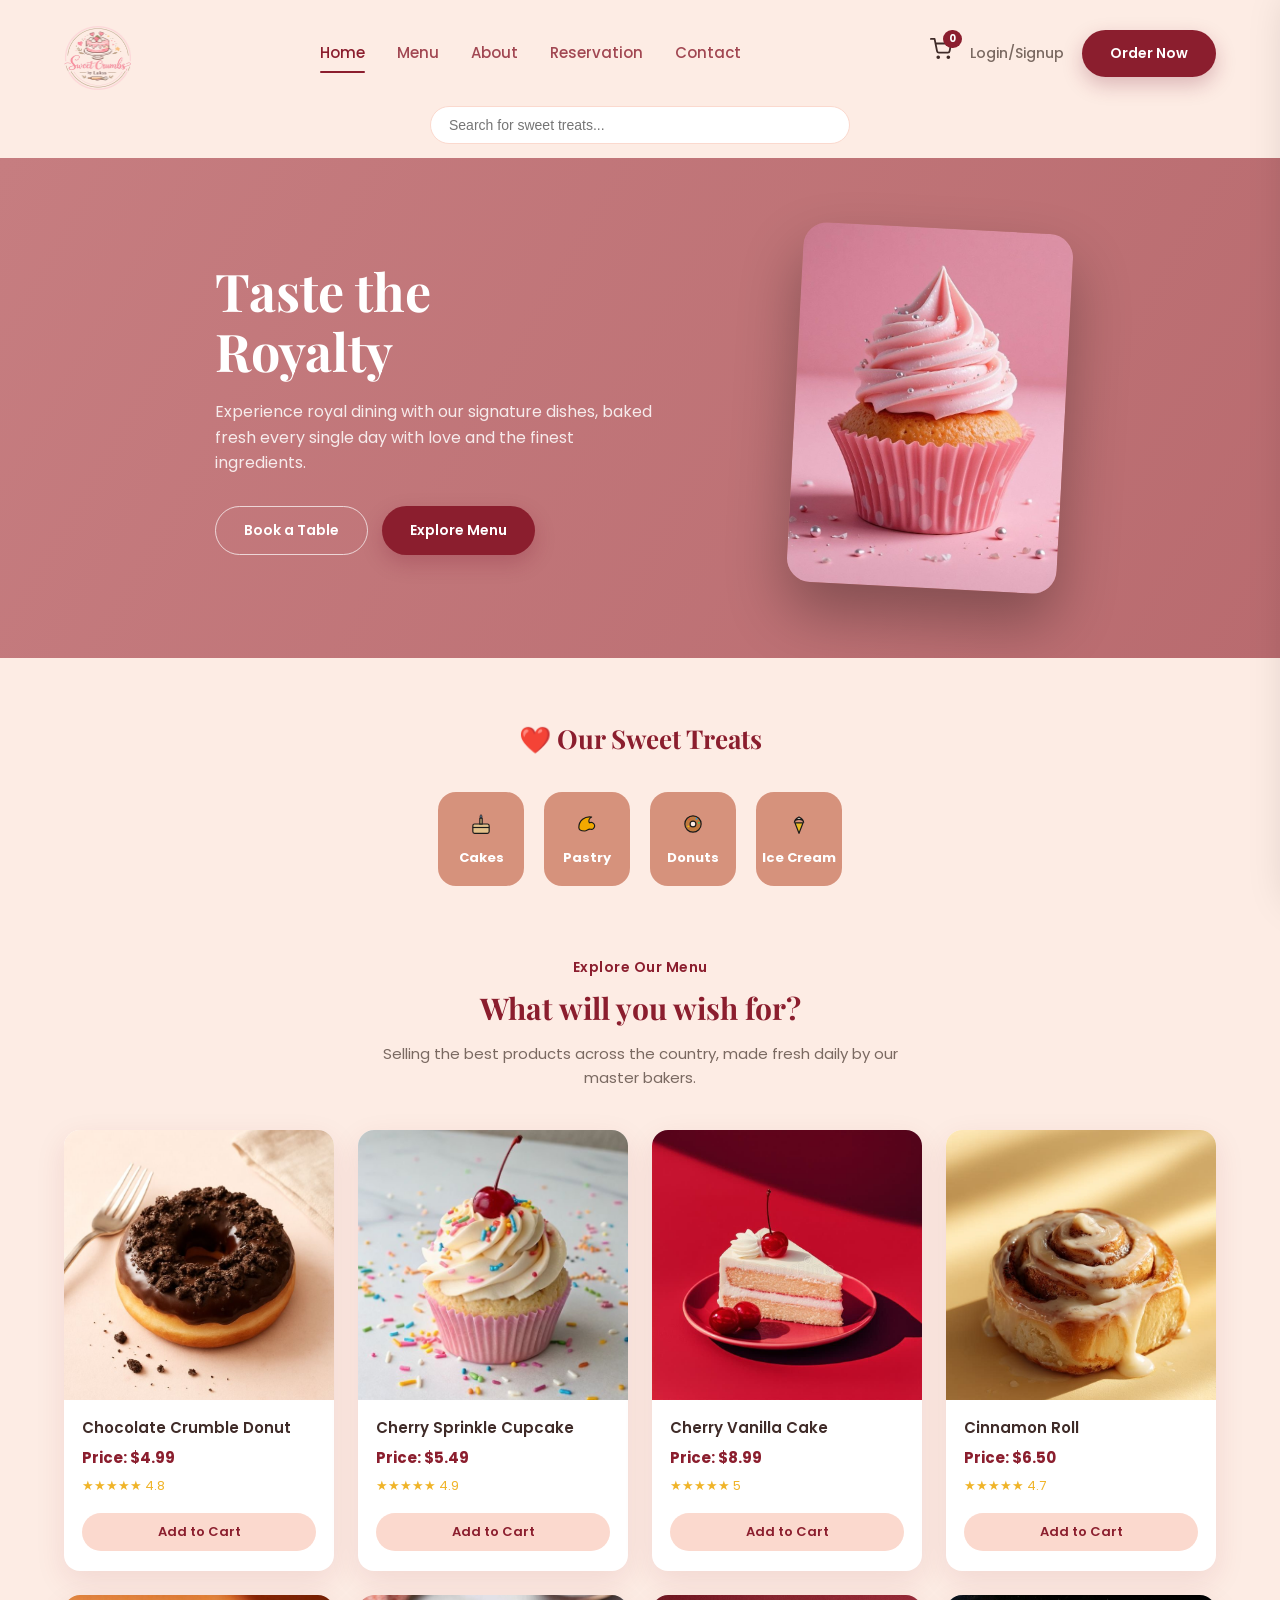
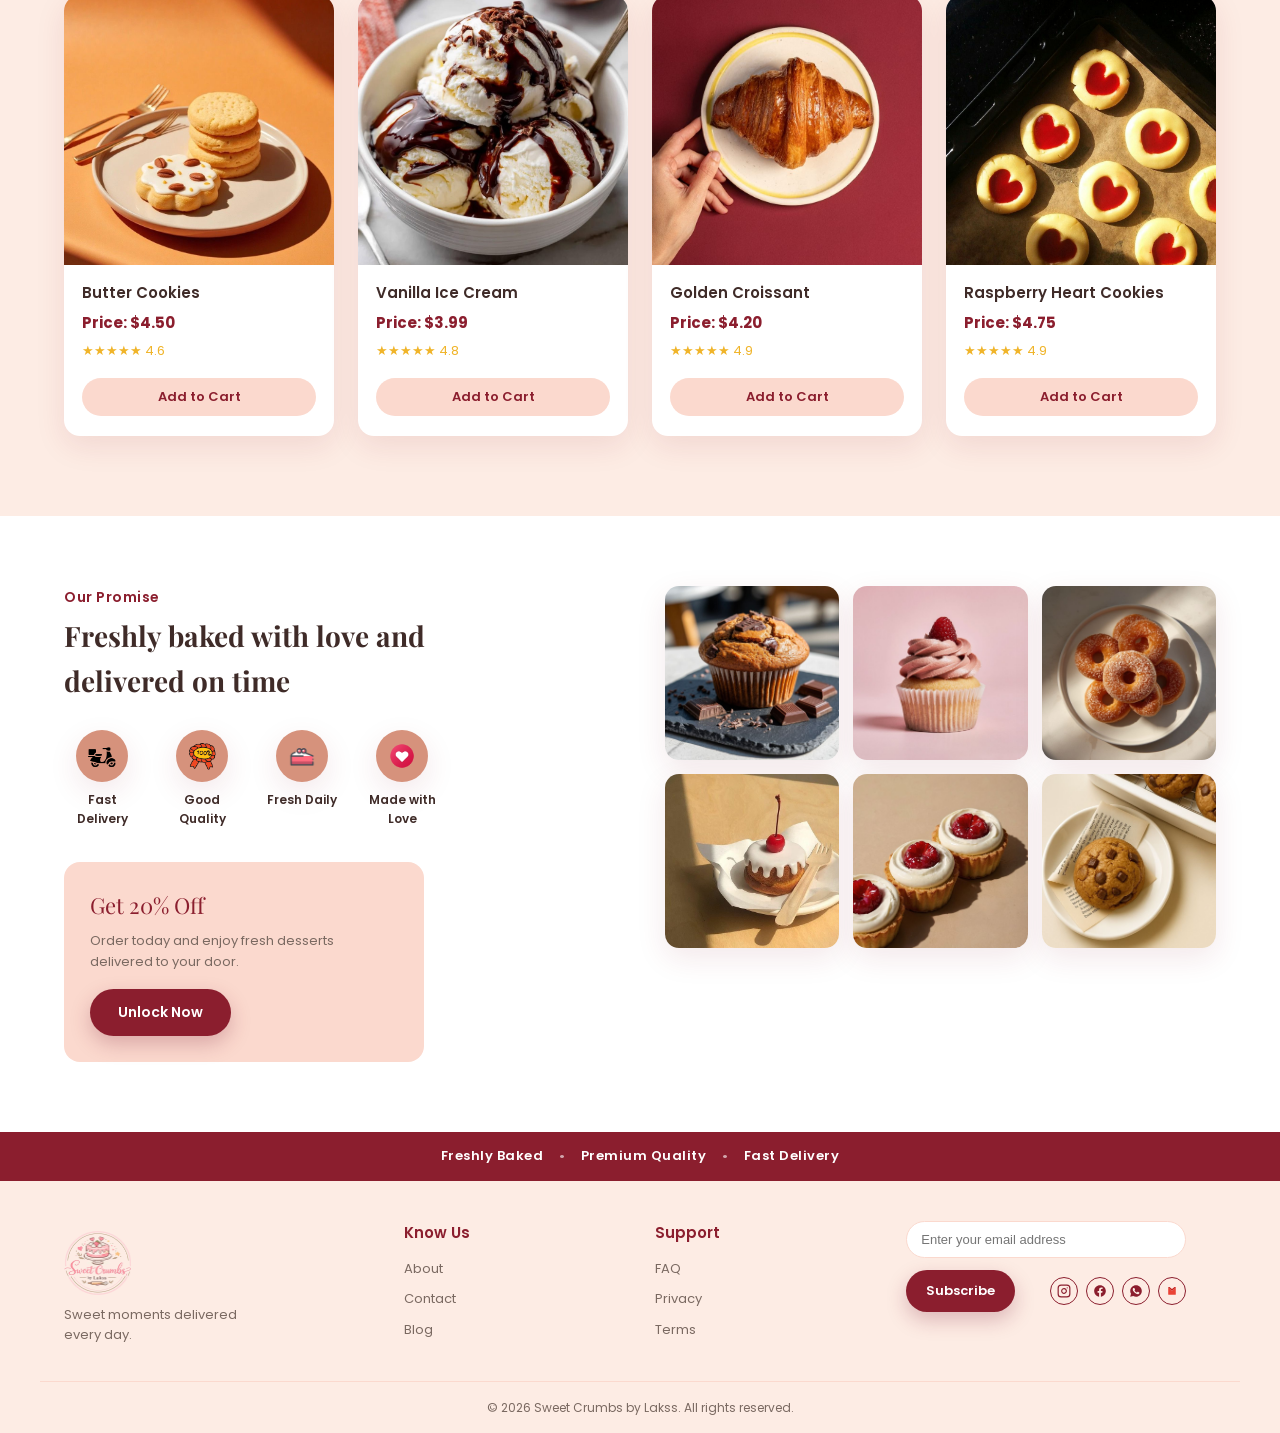
<file: index.html>
<!DOCTYPE html>
<html lang="en">
<head>
<meta charset="UTF-8">
<meta name="viewport" content="width=device-width, initial-scale=1.0">
<title>Sweet Crumbs by Lakss | Bakery</title>
<link rel="preconnect" href="https://fonts.googleapis.com">
<link href="https://fonts.googleapis.com/css2?family=Playfair+Display:wght@600;700;800&family=Poppins:wght@300;400;500;600;700&display=swap" rel="stylesheet">
<link rel="stylesheet" href="style.css?v=3">
</head>
<body>

<!-- ===== HEADER ===== -->
<header class="site-header">
  <div class="container header-inner">
    <a href="#home" class="logo">
      <img src="assets/logo-sweetcrumbs.png" alt="Sweet Crumbs by Lakss" class="logo-icon">
    </a>

    <nav class="main-nav" id="mainNav">
      <a href="#home" class="active">Home</a>
      <a href="#menu">Menu</a>
      <a href="#about">About</a>
      <a href="#promise">Reservation</a>
      <a href="#footer">Contact</a>
    </nav>

    <div class="header-actions">
      <a href="cart.html" class="icon-btn" id="cartBtn" aria-label="Cart">
        <svg width="22" height="22" viewBox="0 0 24 24" fill="none" stroke="#3f2b28" stroke-width="2" stroke-linecap="round" stroke-linejoin="round"><circle cx="9" cy="21" r="1"></circle><circle cx="20" cy="21" r="1"></circle><path d="M1 1h4l2.68 13.39a2 2 0 0 0 2 1.61h9.72a2 2 0 0 0 2-1.61L23 6H6"></path></svg>
        <span class="cart-count" id="cartCount">0</span>
      </a>
      <a href="login.html" class="login-link">Login/Signup</a>
      <button class="btn btn-primary">Order Now</button>
      <button class="hamburger" id="hamburger" aria-label="Menu">☰</button>
    </div>
  </div>
  <div class="search-bar">
    <div class="container">
      <input type="text" placeholder="Search for sweet treats...">
    </div>
  </div>
</header>

<!-- ===== HERO ===== -->
<section class="hero" id="home">
  <div class="container hero-inner">
    <div class="hero-copy">
      <h1>Taste the<br>Royalty</h1>
      <p>Experience royal dining with our signature dishes, baked fresh every single day with love and the finest ingredients.</p>
      <div class="hero-btns">
        <button class="btn btn-outline-light">Book a Table</button>
        <button class="btn btn-primary" onclick="document.getElementById('menu').scrollIntoView({behavior:'smooth'})">Explore Menu</button>
      </div>
    </div>
    <div class="hero-img">
      <img src="assets/hero-cupcake.jpg" alt="Signature pink cupcake">
    </div>
  </div>
</section>

<!-- ===== CATEGORIES ===== -->
<section class="categories">
  <div class="container">
    <h2 class="section-title">❤️ Our Sweet Treats</h2>
    <div class="category-grid" id="categoryGrid">
      <button class="category-card" data-filter="all">
        <svg class="cat-icon" viewBox="0 0 48 48" width="28" height="28"><rect x="10" y="24" width="28" height="16" rx="3" fill="#e3c08a" stroke="#1a1a1a" stroke-width="2"/><path d="M10 30 h28" stroke="#1a1a1a" stroke-width="2"/><rect x="22" y="14" width="4" height="10" fill="#e3c08a" stroke="#1a1a1a" stroke-width="2"/><path d="M24 8 c2 2 2 4 0 6 c-2-2-2-4 0-6" fill="#5b9bd5" stroke="#1a1a1a" stroke-width="1.5"/></svg>
        <span>Cakes</span>
      </button>
      <button class="category-card" data-filter="pastry">
        <svg class="cat-icon" viewBox="0 0 48 48" width="28" height="28"><path d="M10 30 C10 18 20 10 32 12 C28 14 26 18 28 22 C32 20 36 22 37 26 C38 30 34 34 30 33 C26 32 24 36 20 36 C14 36 10 34 10 30 Z" fill="#f2a900" stroke="#1a1a1a" stroke-width="2" stroke-linejoin="round"/></svg>
        <span>Pastry</span>
      </button>
      <button class="category-card" data-filter="donuts">
        <svg class="cat-icon" viewBox="0 0 48 48" width="28" height="28"><circle cx="24" cy="24" r="14" fill="#c17a3f" stroke="#1a1a1a" stroke-width="2"/><circle cx="24" cy="24" r="5" fill="#fdece4" stroke="#1a1a1a" stroke-width="2"/><circle cx="18" cy="16" r="1.6" fill="#e74c3c"/><circle cx="30" cy="15" r="1.6" fill="#3498db"/><circle cx="34" cy="22" r="1.6" fill="#2ecc71"/><circle cx="16" cy="28" r="1.6" fill="#f1c40f"/></svg>
        <span>Donuts</span>
      </button>
      <button class="category-card" data-filter="icecream">
        <svg class="cat-icon" viewBox="0 0 48 48" width="28" height="28"><path d="M16 22 C16 14 32 14 32 22 C32 16 24 12 24 12 C24 12 16 16 16 22 Z" fill="#fff8ec" stroke="#1a1a1a" stroke-width="2"/><path d="M17 22 L24 40 L31 22 Z" fill="#e8b923" stroke="#1a1a1a" stroke-width="2" stroke-linejoin="round"/></svg>
        <span>Ice Cream</span>
      </button>
    </div>
  </div>
</section>

<!-- ===== MENU ===== -->
<section class="menu" id="menu">
  <div class="container menu-inner">
    <div class="menu-heading">
      <span class="eyebrow">Explore Our Menu</span>
      <h2>What will you wish for?</h2>
      <p>Selling the best products across the country, made fresh daily by our master bakers.</p>
    </div>

    <div class="product-grid" id="productGrid"></div>
  </div>
</section>

<!-- ===== OUR PROMISE ===== -->
<section class="promise" id="promise">
  <div class="container promise-inner">
    <div class="promise-copy">
      <span class="eyebrow">Our Promise</span>
      <h2>Freshly baked with love and delivered on time</h2>

      <div class="promise-features">
        <div class="feature">
          <span class="feature-icon"><img src="assets/icon-delivery.png" alt="Fast Delivery"></span>
          <span>Fast Delivery</span>
        </div>
        <div class="feature">
          <span class="feature-icon"><img src="assets/icon-quality.png" alt="Good Quality"></span>
          <span>Good Quality</span>
        </div>
        <div class="feature">
          <span class="feature-icon"><img src="assets/icon-cake.png" alt="Fresh Daily"></span>
          <span>Fresh Daily</span>
        </div>
        <div class="feature">
          <span class="feature-icon"><img src="assets/icon-love.png" alt="Made with Love"></span>
          <span>Made with Love</span>
        </div>
      </div>

      <div class="discount-box">
        <p class="discount-label">Get 20% Off</p>
        <p class="discount-text">Order today and enjoy fresh desserts delivered to your door.</p>
        <button class="btn btn-primary">Unlock Now</button>
      </div>
    </div>

    <div class="promise-gallery">
      <img src="assets/promise-muffin.jpg" alt="Chocolate chunk muffin">
      <img src="assets/promise-cupcake-raspberry.jpg" alt="Raspberry cupcake">
      <img src="assets/promise-donuts-plate.jpg" alt="Sugar dusted donuts">
      <img src="assets/promise-cherry-tart.jpg" alt="Iced cherry bun">
      <img src="assets/promise-raspberry-tartlets.jpg" alt="Raspberry tartlets">
      <img src="assets/promise-choc-chip-cookie.jpg" alt="Chocolate chip cookie">
    </div>
  </div>
</section>

<!-- ===== FOOTER ===== -->
<footer class="site-footer" id="footer">
  <div class="footer-top">
    <div class="container footer-top-inner">
      <span>Freshly Baked</span>
      <span class="dot">•</span>
      <span>Premium Quality</span>
      <span class="dot">•</span>
      <span>Fast Delivery</span>
    </div>
  </div>

  <div class="container footer-inner">
    <div class="footer-brand">
      <a href="#home" class="logo">
        <img src="assets/logo-sweetcrumbs.png" alt="Sweet Crumbs by Lakss" class="logo-icon">
      </a>
      <p>Sweet moments delivered every day.</p>
    </div>

    <div class="footer-col">
      <h4>Know Us</h4>
      <a href="#about">About</a>
      <a href="#contact">Contact</a>
      <a href="#blog">Blog</a>
    </div>

    <div class="footer-col">
      <h4>Support</h4>
      <a href="#faq">FAQ</a>
      <a href="#privacy">Privacy</a>
      <a href="#terms">Terms</a>
    </div>

    <div class="footer-newsletter">
      <input type="email" class="newsletter-input" placeholder="Enter your email address">
      <div class="subscribe-row">
        <button class="btn btn-primary">Subscribe</button>
        <div class="socials">
          <a href="#" aria-label="Instagram">
            <svg width="16" height="16" viewBox="0 0 24 24" fill="none" stroke="currentColor" stroke-width="2" stroke-linecap="round" stroke-linejoin="round"><rect x="2" y="2" width="20" height="20" rx="5" ry="5"></rect><path d="M16 11.37A4 4 0 1 1 12.63 8 4 4 0 0 1 16 11.37z"></path><line x1="17.5" y1="6.5" x2="17.51" y2="6.5"></line></svg>
          </a>
          <a href="#" aria-label="Facebook">
            <svg width="16" height="16" viewBox="0 0 24 24" fill="currentColor"><path d="M22 12.06C22 6.5 17.52 2 12 2S2 6.5 2 12.06c0 5 3.66 9.15 8.44 9.94v-7.03H7.9v-2.91h2.54V9.85c0-2.51 1.49-3.9 3.77-3.9 1.09 0 2.24.2 2.24.2v2.46h-1.26c-1.24 0-1.63.77-1.63 1.56v1.89h2.78l-.44 2.91h-2.34V22c4.78-.79 8.44-4.94 8.44-9.94z"/></svg>
          </a>
          <a href="#" aria-label="WhatsApp">
            <svg width="16" height="16" viewBox="0 0 24 24" fill="currentColor"><path d="M12.04 2C6.58 2 2.13 6.45 2.13 11.91c0 1.75.46 3.45 1.32 4.95L2.05 22l5.25-1.38a9.9 9.9 0 0 0 4.74 1.2h.01c5.46 0 9.91-4.45 9.91-9.91C21.96 6.45 17.5 2 12.04 2zm5.8 14.06c-.24.68-1.4 1.3-1.93 1.35-.5.05-1.02.24-3.42-.72-2.9-1.16-4.74-4.12-4.88-4.31-.14-.19-1.17-1.56-1.17-2.97 0-1.41.74-2.1 1-2.39.26-.28.57-.35.76-.35h.55c.18 0 .42-.03.65.5.24.56.82 1.94.89 2.08.07.14.12.3.02.49-.09.19-.14.3-.28.46-.14.16-.29.36-.42.48-.14.14-.28.29-.12.57.16.28.72 1.19 1.55 1.92 1.06.95 1.96 1.24 2.24 1.38.28.14.44.12.6-.07.16-.19.68-.79.86-1.06.18-.28.36-.23.6-.14.24.09 1.53.72 1.79.85.26.14.44.2.5.31.06.12.06.66-.18 1.34z"/></svg>
          </a>
          <a href="#" aria-label="Gmail">
            <svg width="16" height="16" viewBox="0 0 24 24"><path fill="#EA4335" d="M5.5 6.5l6.5 5 6.5-5v10.9a1.1 1.1 0 0 1-1.1 1.1H6.6a1.1 1.1 0 0 1-1.1-1.1z"/><path fill="#C5221F" d="M18.5 6.5L12 11.5l-6.5-5v-.4c0-.6.5-1.1 1.1-1.1h1.13L12 8.4l4.27-3.4H17.4c.6 0 1.1.5 1.1 1.1z"/></svg>
          </a>
        </div>
      </div>
    </div>
  </div>

  <div class="container footer-bottom">
    <p>© 2026 Sweet Crumbs by Lakss. All rights reserved.</p>
  </div>
</footer>

<!-- ===== CART DRAWER ===== -->
<div class="cart-drawer" id="cartDrawer">
  <div class="cart-header">
    <h3>Your Cart</h3>
    <button id="closeCart">✕</button>
  </div>
  <div class="cart-items" id="cartItems">
    <p class="empty-cart">Your cart is empty.</p>
  </div>
  <div class="cart-footer">
    <div class="cart-total">
      <span>Total</span>
      <span id="cartTotal">$0.00</span>
    </div>
    <button class="btn btn-primary checkout-btn">Checkout</button>
  </div>
</div>
<div class="overlay" id="overlay"></div>

<script src="products.js?v=3"></script>
<script src="script.js?v=3"></script>
</body>
</html>
</file>
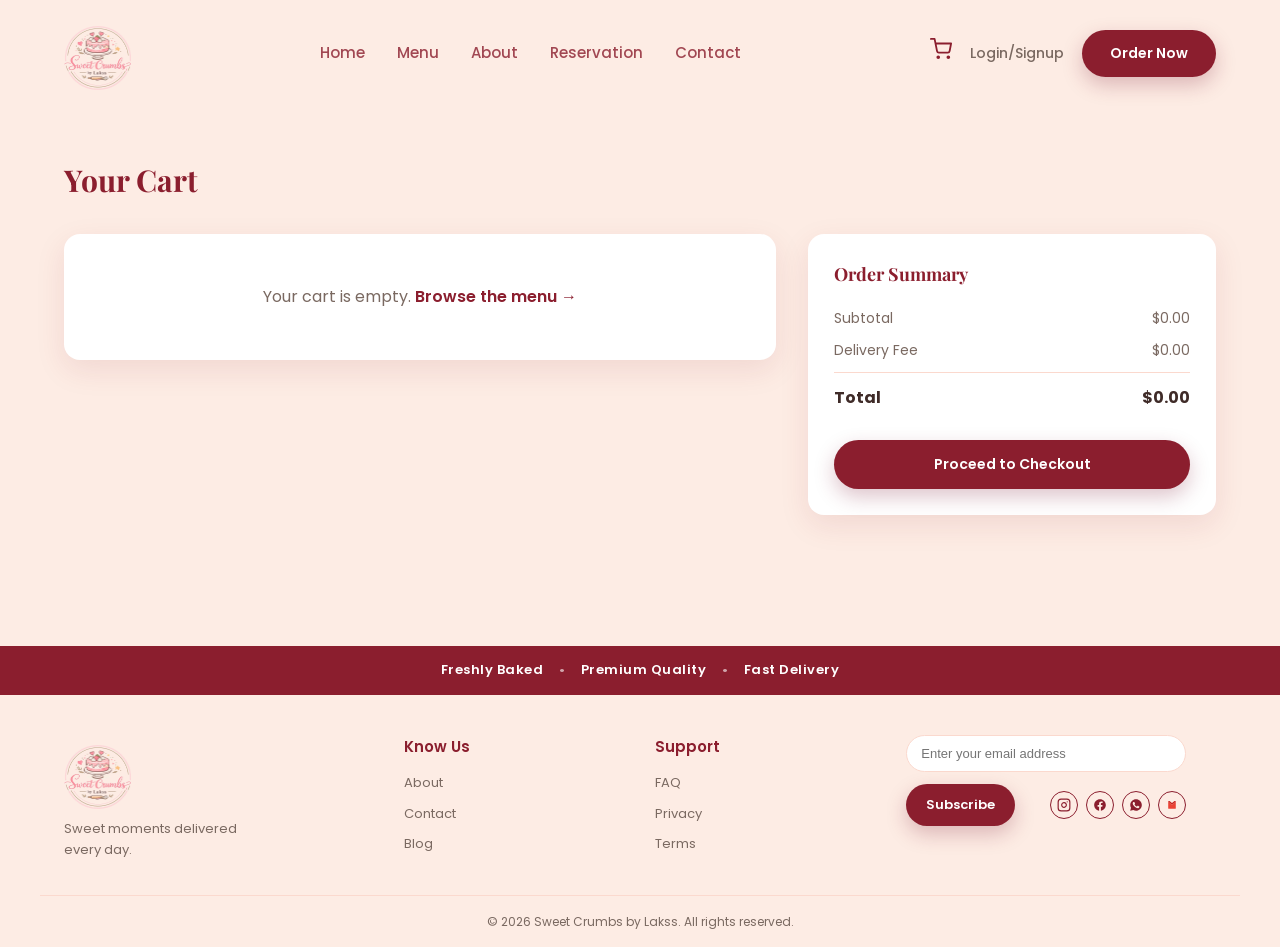
<file: cart.html>
<!DOCTYPE html>
<html lang="en">
<head>
<meta charset="UTF-8">
<meta name="viewport" content="width=device-width, initial-scale=1.0">
<title>Your Cart | Sweet Crumbs by Lakss</title>
<link rel="preconnect" href="https://fonts.googleapis.com">
<link href="https://fonts.googleapis.com/css2?family=Playfair+Display:wght@600;700;800&family=Poppins:wght@300;400;500;600;700&display=swap" rel="stylesheet">
<link rel="stylesheet" href="style.css?v=3">
<style>
  .cart-page { padding: 50px 0 80px; background: var(--cream); min-height: 60vh; }
  .cart-page-title { font-size: 30px; color: var(--maroon); margin-bottom: 30px; }
  .cart-layout { display: flex; gap: 32px; align-items: flex-start; flex-wrap: wrap; }
  .cart-list { flex: 2; min-width: 320px; display: flex; flex-direction: column; gap: 16px; }
  .cart-line {
    background: #fff;
    border-radius: 16px;
    box-shadow: var(--shadow);
    padding: 16px;
    display: flex;
    align-items: center;
    gap: 16px;
  }
  .cart-line img { width: 84px; height: 84px; border-radius: 12px; object-fit: cover; flex-shrink: 0; }
  .cart-line-info { flex: 1; }
  .cart-line-name { font-weight: 600; font-size: 15px; margin-bottom: 4px; }
  .cart-line-price { color: var(--maroon); font-weight: 700; font-size: 14px; }
  .cart-line-qty { display: flex; align-items: center; gap: 10px; }
  .cart-line-qty button {
    width: 28px; height: 28px; border-radius: 50%;
    background: var(--peach-light); color: var(--maroon); font-weight: 700;
  }
  .cart-line-remove { color: #c14; font-size: 12px; margin-left: 12px; }
  .empty-state {
    background: #fff; border-radius: 16px; box-shadow: var(--shadow);
    padding: 50px 24px; text-align: center; color: var(--text-muted);
  }
  .empty-state a { color: var(--maroon); font-weight: 600; }

  .order-summary {
    flex: 1; min-width: 300px;
    background: #fff; border-radius: 16px; box-shadow: var(--shadow);
    padding: 26px;
  }
  .order-summary h3 { color: var(--maroon); font-size: 18px; margin-bottom: 18px; }
  .summary-row { display: flex; justify-content: space-between; font-size: 14px; margin-bottom: 10px; color: var(--text-muted); }
  .summary-row.total { color: var(--text-dark); font-weight: 700; font-size: 16px; border-top: 1px solid var(--peach-light); padding-top: 12px; margin-top: 6px; }
  .checkout-form { margin-top: 22px; }
  .checkout-form .form-group { margin-bottom: 14px; }
  .checkout-form label { display: block; font-size: 12.5px; font-weight: 600; margin-bottom: 5px; }
  .checkout-form input, .checkout-form textarea {
    width: 100%; padding: 10px 14px; border-radius: 10px;
    border: 1px solid var(--peach-light); background: var(--cream);
    font-size: 13px; font-family: inherit; outline: none;
  }
  .place-order-btn { width: 100%; margin-top: 8px; padding: 14px 0; }
  .order-success {
    display: none; text-align: center; color: var(--maroon); font-weight: 600;
    font-size: 13px; margin-top: 14px;
  }
</style>
</head>
<body>

<header class="site-header">
  <div class="container header-inner">
    <a href="index.html" class="logo">
      <img src="assets/logo-sweetcrumbs.png" alt="Sweet Crumbs by Lakss" class="logo-icon">
    </a>
    <nav class="main-nav" id="mainNav">
      <a href="index.html">Home</a>
      <a href="index.html#menu">Menu</a>
      <a href="index.html#about">About</a>
      <a href="index.html#promise">Reservation</a>
      <a href="index.html#footer">Contact</a>
    </nav>
    <div class="header-actions">
      <a href="cart.html" class="icon-btn" id="cartBtn" aria-label="Cart" style="color:var(--maroon);">
        <svg width="22" height="22" viewBox="0 0 24 24" fill="none" stroke="#8b1e2e" stroke-width="2" stroke-linecap="round" stroke-linejoin="round"><circle cx="9" cy="21" r="1"></circle><circle cx="20" cy="21" r="1"></circle><path d="M1 1h4l2.68 13.39a2 2 0 0 0 2 1.61h9.72a2 2 0 0 0 2-1.61L23 6H6"></path></svg>
      </a>
      <a href="login.html" class="login-link">Login/Signup</a>
      <button class="btn btn-primary" onclick="location.href='index.html#menu'">Order Now</button>
      <button class="hamburger" id="hamburger" aria-label="Menu">☰</button>
    </div>
  </div>
</header>

<section class="cart-page">
  <div class="container">
    <h1 class="cart-page-title">Your Cart</h1>
    <div class="cart-layout">
      <div class="cart-list" id="cartList"></div>

      <div class="order-summary">
        <h3>Order Summary</h3>
        <div class="summary-row"><span>Subtotal</span><span id="sumSubtotal">$0.00</span></div>
        <div class="summary-row"><span>Delivery Fee</span><span id="sumDelivery">$0.00</span></div>
        <div class="summary-row total"><span>Total</span><span id="sumTotal">$0.00</span></div>

        <form class="checkout-form" id="checkoutForm">
          <button type="submit" class="btn btn-primary place-order-btn" id="placeOrderBtn">Proceed to Checkout</button>
        </form>
      </div>
    </div>
  </div>
</section>

<footer class="site-footer" id="footer">
  <div class="footer-top">
    <div class="container footer-top-inner">
      <span>Freshly Baked</span>
      <span class="dot">•</span>
      <span>Premium Quality</span>
      <span class="dot">•</span>
      <span>Fast Delivery</span>
    </div>
  </div>
  <div class="container footer-inner">
    <div class="footer-brand">
      <a href="index.html" class="logo">
        <img src="assets/logo-sweetcrumbs.png" alt="Sweet Crumbs by Lakss" class="logo-icon">
      </a>
      <p>Sweet moments delivered every day.</p>
    </div>
    <div class="footer-col">
      <h4>Know Us</h4>
      <a href="index.html#about">About</a>
      <a href="index.html#footer">Contact</a>
      <a href="#blog">Blog</a>
    </div>
    <div class="footer-col">
      <h4>Support</h4>
      <a href="#faq">FAQ</a>
      <a href="#privacy">Privacy</a>
      <a href="#terms">Terms</a>
    </div>
    <div class="footer-newsletter">
      <input type="email" class="newsletter-input" placeholder="Enter your email address">
      <div class="subscribe-row">
        <button class="btn btn-primary">Subscribe</button>
        <div class="socials">
          <a href="#" aria-label="Instagram"><svg width="16" height="16" viewBox="0 0 24 24" fill="none" stroke="currentColor" stroke-width="2" stroke-linecap="round" stroke-linejoin="round"><rect x="2" y="2" width="20" height="20" rx="5" ry="5"></rect><path d="M16 11.37A4 4 0 1 1 12.63 8 4 4 0 0 1 16 11.37z"></path><line x1="17.5" y1="6.5" x2="17.51" y2="6.5"></line></svg></a>
          <a href="#" aria-label="Facebook"><svg width="16" height="16" viewBox="0 0 24 24" fill="currentColor"><path d="M22 12.06C22 6.5 17.52 2 12 2S2 6.5 2 12.06c0 5 3.66 9.15 8.44 9.94v-7.03H7.9v-2.91h2.54V9.85c0-2.51 1.49-3.9 3.77-3.9 1.09 0 2.24.2 2.24.2v2.46h-1.26c-1.24 0-1.63.77-1.63 1.56v1.89h2.78l-.44 2.91h-2.34V22c4.78-.79 8.44-4.94 8.44-9.94z"/></svg></a>
          <a href="#" aria-label="WhatsApp"><svg width="16" height="16" viewBox="0 0 24 24" fill="currentColor"><path d="M12.04 2C6.58 2 2.13 6.45 2.13 11.91c0 1.75.46 3.45 1.32 4.95L2.05 22l5.25-1.38a9.9 9.9 0 0 0 4.74 1.2h.01c5.46 0 9.91-4.45 9.91-9.91C21.96 6.45 17.5 2 12.04 2zm5.8 14.06c-.24.68-1.4 1.3-1.93 1.35-.5.05-1.02.24-3.42-.72-2.9-1.16-4.74-4.12-4.88-4.31-.14-.19-1.17-1.56-1.17-2.97 0-1.41.74-2.1 1-2.39.26-.28.57-.35.76-.35h.55c.18 0 .42-.03.65.5.24.56.82 1.94.89 2.08.07.14.12.3.02.49-.09.19-.14.3-.28.46-.14.16-.29.36-.42.48-.14.14-.28.29-.12.57.16.28.72 1.19 1.55 1.92 1.06.95 1.96 1.24 2.24 1.38.28.14.44.12.6-.07.16-.19.68-.79.86-1.06.18-.28.36-.23.6-.14.24.09 1.53.72 1.79.85.26.14.44.2.5.31.06.12.06.66-.18 1.34z"/></svg></a>
          <a href="#" aria-label="Gmail"><svg width="16" height="16" viewBox="0 0 24 24"><path fill="#EA4335" d="M5.5 6.5l6.5 5 6.5-5v10.9a1.1 1.1 0 0 1-1.1 1.1H6.6a1.1 1.1 0 0 1-1.1-1.1z"/><path fill="#C5221F" d="M18.5 6.5L12 11.5l-6.5-5v-.4c0-.6.5-1.1 1.1-1.1h1.13L12 8.4l4.27-3.4H17.4c.6 0 1.1.5 1.1 1.1z"/></svg></a>
        </div>
      </div>
    </div>
  </div>
  <div class="container footer-bottom">
    <p>© 2026 Sweet Crumbs by Lakss. All rights reserved.</p>
  </div>
</footer>

<script src="products.js?v=3"></script>
<script>
  let cart = cartFromQuery();
  const DELIVERY_FEE = cart.length ? 2.5 : 0;

  function syncUrl() {
    const url = new URL(window.location);
    url.search = cartToQuery(cart).replace('?', '');
    window.history.replaceState({}, '', url);
    document.getElementById('cartBtn').href = 'cart.html' + cartToQuery(cart);
  }

  function renderCartPage() {
    const listEl = document.getElementById('cartList');

    if (cart.length === 0) {
      listEl.innerHTML = '<div class="empty-state">Your cart is empty. <a href="index.html#menu">Browse the menu →</a></div>';
    } else {
      listEl.innerHTML = cart.map(item => `
        <div class="cart-line">
          <img src="${item.img}" alt="${item.name}">
          <div class="cart-line-info">
            <div class="cart-line-name">${item.name}</div>
            <div class="cart-line-price">$${(item.price * item.qty).toFixed(2)}</div>
          </div>
          <div class="cart-line-qty">
            <button data-action="dec" data-id="${item.id}">−</button>
            <span>${item.qty}</span>
            <button data-action="inc" data-id="${item.id}">+</button>
          </div>
          <span class="cart-line-remove" data-id="${item.id}">Remove</span>
        </div>
      `).join('');

      listEl.querySelectorAll('button[data-action]').forEach(btn => {
        const id = Number(btn.dataset.id);
        const delta = btn.dataset.action === 'inc' ? 1 : -1;
        btn.addEventListener('click', () => changeQty(id, delta));
      });
      listEl.querySelectorAll('.cart-line-remove').forEach(el => {
        el.addEventListener('click', () => {
          cart = cart.filter(i => i.id !== Number(el.dataset.id));
          update();
        });
      });
    }

    const subtotal = cart.reduce((s, i) => s + i.price * i.qty, 0);
    const delivery = cart.length ? 2.5 : 0;
    document.getElementById('sumSubtotal').textContent = `$${subtotal.toFixed(2)}`;
    document.getElementById('sumDelivery').textContent = `$${delivery.toFixed(2)}`;
    document.getElementById('sumTotal').textContent = `$${(subtotal + delivery).toFixed(2)}`;
    document.getElementById('placeOrderBtn').disabled = cart.length === 0;
  }

  function changeQty(id, delta) {
    const item = cart.find(i => i.id === id);
    if (!item) return;
    item.qty += delta;
    if (item.qty <= 0) cart = cart.filter(i => i.id !== id);
    update();
  }

  function update() {
    renderCartPage();
    syncUrl();
  }

  document.getElementById('checkoutForm').addEventListener('submit', (e) => {
    e.preventDefault();
    if (!cart.length) return;
    window.location.href = 'checkout.html' + cartToQuery(cart);
  });

  update();

  const hamburger = document.getElementById('hamburger');
  const mainNav = document.getElementById('mainNav');
  hamburger.addEventListener('click', () => mainNav.classList.toggle('open'));
</script>
</body>
</html>
</file>
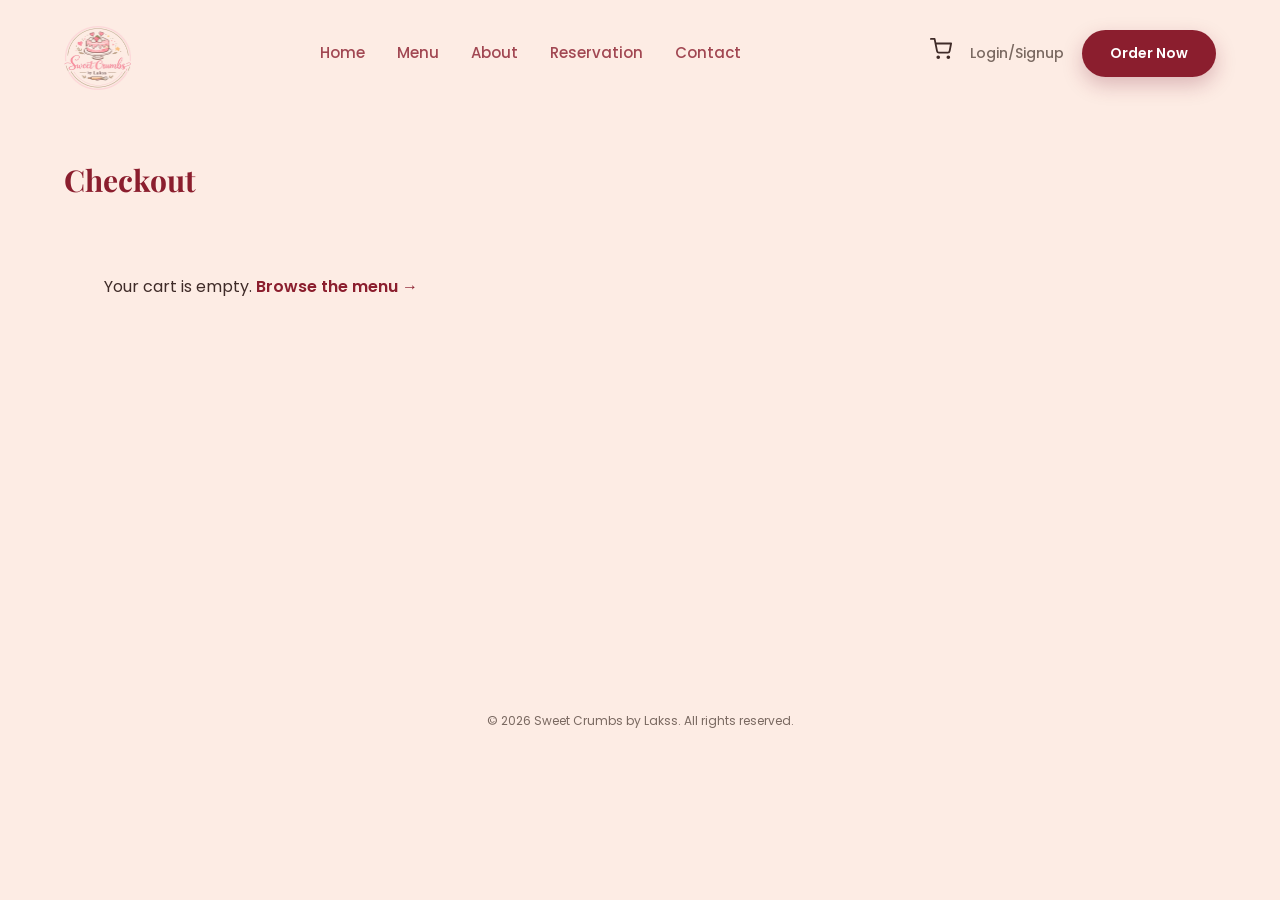
<file: checkout.html>
<!DOCTYPE html>
<html lang="en">
<head>
<meta charset="UTF-8">
<meta name="viewport" content="width=device-width, initial-scale=1.0">
<title>Checkout | Sweet Crumbs by Lakss</title>
<link rel="preconnect" href="https://fonts.googleapis.com">
<link href="https://fonts.googleapis.com/css2?family=Playfair+Display:wght@600;700;800&family=Poppins:wght@300;400;500;600;700&display=swap" rel="stylesheet">
<link rel="stylesheet" href="style.css?v=3">
<style>
  .checkout-page { padding: 50px 0 60px; background: var(--cream); min-height: 65vh; }
  .checkout-page-title { font-size: 30px; color: var(--maroon); margin-bottom: 30px; }
  .checkout-layout { display: flex; gap: 32px; align-items: flex-start; flex-wrap: wrap; }
  .checkout-form-col { flex: 2; min-width: 320px; }
  .checkout-block {
    background: #fff; border-radius: 16px; box-shadow: var(--shadow);
    padding: 24px; margin-bottom: 20px;
  }
  .checkout-block h3 { color: var(--maroon); font-size: 16px; margin-bottom: 16px; }
  .form-group { margin-bottom: 14px; }
  .form-group label { display: block; font-size: 12.5px; font-weight: 600; margin-bottom: 5px; }
  .form-row-2 { display: flex; gap: 12px; }
  .form-row-2 .form-group { flex: 1; }
  .checkout-form-col input, .checkout-form-col textarea {
    width: 100%; padding: 11px 14px; border-radius: 10px;
    border: 1px solid var(--peach-light); background: var(--cream);
    font-size: 13px; font-family: inherit; outline: none;
  }
  .pay-options { display: flex; flex-direction: column; gap: 10px; }
  .pay-option {
    display: flex; align-items: center; gap: 10px;
    border: 1px solid var(--peach-light); border-radius: 12px;
    padding: 12px 14px; font-size: 13px; font-weight: 600; cursor: pointer;
  }
  .pay-option input { width: auto; }
  .pay-option.selected { border-color: var(--maroon); background: var(--peach-light); }

  .order-summary {
    flex: 1; min-width: 300px;
    background: #fff; border-radius: 16px; box-shadow: var(--shadow);
    padding: 26px; position: sticky; top: 20px;
  }
  .order-summary h3 { color: var(--maroon); font-size: 18px; margin-bottom: 16px; }
  .summary-item { display: flex; justify-content: space-between; font-size: 13px; margin-bottom: 8px; color: var(--text-dark); }
  .summary-item span:last-child { color: var(--maroon); font-weight: 600; }
  .summary-row { display: flex; justify-content: space-between; font-size: 14px; margin: 10px 0; color: var(--text-muted); }
  .summary-row.total { color: var(--text-dark); font-weight: 700; font-size: 16px; border-top: 1px solid var(--peach-light); padding-top: 12px; margin-top: 6px; }
  .place-order-btn { width: 100%; margin-top: 16px; padding: 14px 0; }

  .success-screen { display: none; text-align: center; padding: 60px 24px; }
  .success-screen .check-circle {
    width: 76px; height: 76px; border-radius: 50%;
    background: var(--peach-light); color: var(--maroon);
    display: flex; align-items: center; justify-content: center;
    margin: 0 auto 20px; font-size: 34px;
  }
  .success-screen h2 { color: var(--maroon); font-size: 24px; margin-bottom: 8px; }
  .success-screen p { color: var(--text-muted); font-size: 14px; margin-bottom: 6px; }
  .success-screen .order-id { font-weight: 700; color: var(--text-dark); }

  .site-footer-mini {
    text-align: center; padding: 20px 24px; font-size: 12px;
    color: var(--text-muted); background: var(--cream);
  }
</style>
</head>
<body>

<header class="site-header">
  <div class="container header-inner">
    <a href="index.html" class="logo">
      <img src="assets/logo-sweetcrumbs.png" alt="Sweet Crumbs by Lakss" class="logo-icon">
    </a>
    <nav class="main-nav" id="mainNav">
      <a href="index.html">Home</a>
      <a href="index.html#menu">Menu</a>
      <a href="index.html#about">About</a>
      <a href="index.html#promise">Reservation</a>
      <a href="index.html#footer">Contact</a>
    </nav>
    <div class="header-actions">
      <a href="cart.html" class="icon-btn" id="cartBtn" aria-label="Cart">
        <svg width="22" height="22" viewBox="0 0 24 24" fill="none" stroke="#3f2b28" stroke-width="2" stroke-linecap="round" stroke-linejoin="round"><circle cx="9" cy="21" r="1"></circle><circle cx="20" cy="21" r="1"></circle><path d="M1 1h4l2.68 13.39a2 2 0 0 0 2 1.61h9.72a2 2 0 0 0 2-1.61L23 6H6"></path></svg>
      </a>
      <a href="login.html" class="login-link">Login/Signup</a>
      <button class="btn btn-primary" onclick="location.href='index.html#menu'">Order Now</button>
      <button class="hamburger" id="hamburger" aria-label="Menu">☰</button>
    </div>
  </div>
</header>

<section class="checkout-page" id="checkoutSection">
  <div class="container">
    <h1 class="checkout-page-title">Checkout</h1>

    <div class="checkout-layout" id="checkoutLayout">
      <div class="checkout-form-col">
        <form id="checkoutForm">
          <div class="checkout-block">
            <h3>Delivery Details</h3>
            <div class="form-group">
              <label>Full Name</label>
              <input type="text" placeholder="Your name">
            </div>
            <div class="form-row-2">
              <div class="form-group">
                <label>Phone Number</label>
                <input type="tel" placeholder="03XX-XXXXXXX">
              </div>
              <div class="form-group">
                <label>City</label>
                <input type="text" placeholder="City">
              </div>
            </div>
            <div class="form-group">
              <label>Delivery Address</label>
              <textarea rows="2" placeholder="House #, street, area"></textarea>
            </div>
          </div>

          <div class="checkout-block">
            <h3>Payment Method</h3>
            <div class="pay-options" id="payOptions">
              <label class="pay-option selected">
                <input type="radio" name="pay" value="cod" checked> Cash on Delivery
              </label>
              <label class="pay-option">
                <input type="radio" name="pay" value="card"> Credit / Debit Card
              </label>
              <label class="pay-option">
                <input type="radio" name="pay" value="wallet"> Mobile Wallet (JazzCash / EasyPaisa)
              </label>
            </div>
          </div>

          <button type="submit" class="btn btn-primary place-order-btn" id="placeOrderBtn">Place Order</button>
        </form>
      </div>

      <div class="order-summary">
        <h3>Order Summary</h3>
        <div id="summaryItems"></div>
        <div class="summary-row"><span>Subtotal</span><span id="sumSubtotal">$0.00</span></div>
        <div class="summary-row"><span>Delivery Fee</span><span id="sumDelivery">$0.00</span></div>
        <div class="summary-row total"><span>Total</span><span id="sumTotal">$0.00</span></div>
      </div>
    </div>

    <div class="success-screen" id="successScreen">
      <div class="check-circle">✓</div>
      <h2>Order Placed!</h2>
      <p>Thank you — your sweet treats are on the way.</p>
      <p>Order ID: <span class="order-id" id="orderId"></span></p>
      <button class="btn btn-primary" style="margin-top:20px;" onclick="location.href='index.html'">Back to Home</button>
    </div>
  </div>
</section>

<div class="site-footer-mini">
  © 2026 Sweet Crumbs by Lakss. All rights reserved.
</div>

<script src="products.js?v=3"></script>
<script>
  const cart = cartFromQuery();

  if (cart.length === 0) {
    document.getElementById('checkoutLayout').innerHTML =
      '<p style="padding:40px;">Your cart is empty. <a href="index.html#menu" style="color:var(--maroon); font-weight:600;">Browse the menu →</a></p>';
  }

  const summaryItemsEl = document.getElementById('summaryItems');
  summaryItemsEl.innerHTML = cart.map(item => `
    <div class="summary-item">
      <span>${item.name} × ${item.qty}</span>
      <span>$${(item.price * item.qty).toFixed(2)}</span>
    </div>
  `).join('');

  const subtotal = cart.reduce((s, i) => s + i.price * i.qty, 0);
  const delivery = cart.length ? 2.5 : 0;
  document.getElementById('sumSubtotal').textContent = `$${subtotal.toFixed(2)}`;
  document.getElementById('sumDelivery').textContent = `$${delivery.toFixed(2)}`;
  document.getElementById('sumTotal').textContent = `$${(subtotal + delivery).toFixed(2)}`;

  document.querySelectorAll('.pay-option').forEach(opt => {
    opt.addEventListener('click', () => {
      document.querySelectorAll('.pay-option').forEach(o => o.classList.remove('selected'));
      opt.classList.add('selected');
      opt.querySelector('input').checked = true;
    });
  });

  document.getElementById('checkoutForm').addEventListener('submit', (e) => {
    e.preventDefault();
    if (!cart.length) return;
    const orderId = 'SC' + Math.floor(100000 + Math.random() * 900000);
    document.getElementById('orderId').textContent = orderId;
    document.getElementById('checkoutLayout').style.display = 'none';
    document.querySelector('.checkout-page-title').style.display = 'none';
    document.getElementById('successScreen').style.display = 'block';
    document.getElementById('cartBtn').href = 'cart.html';
    document.getElementById('cartCount') && (document.getElementById('cartCount').textContent = '0');
  });

  const hamburger = document.getElementById('hamburger');
  const mainNav = document.getElementById('mainNav');
  hamburger.addEventListener('click', () => mainNav.classList.toggle('open'));
</script>
</body>
</html>
</file>
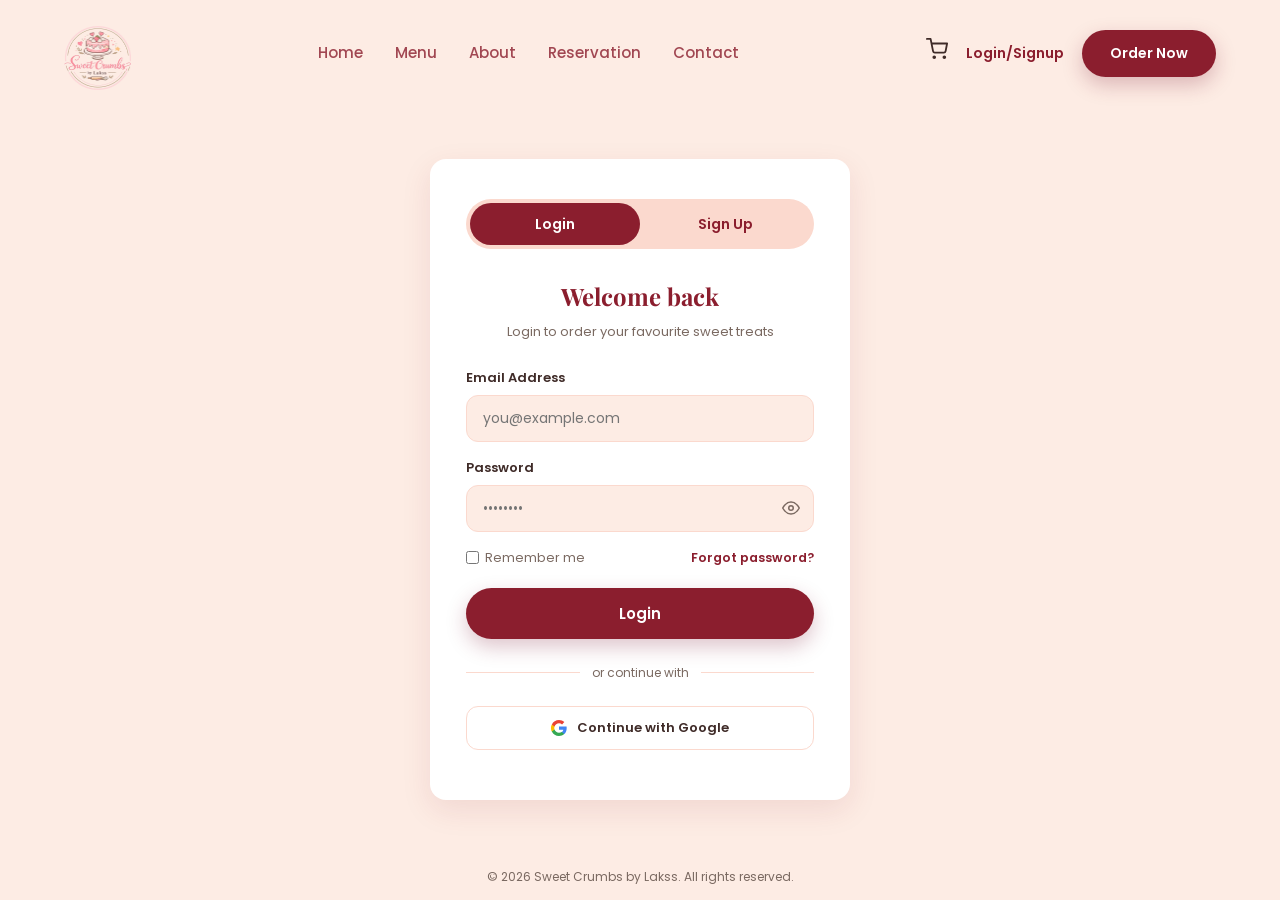
<file: login.html>
<!DOCTYPE html>
<html lang="en">
<head>
<meta charset="UTF-8">
<meta name="viewport" content="width=device-width, initial-scale=1.0">
<title>Login / Signup | Sweet Crumbs by Lakss</title>
<link rel="preconnect" href="https://fonts.googleapis.com">
<link href="https://fonts.googleapis.com/css2?family=Playfair+Display:wght@600;700;800&family=Poppins:wght@300;400;500;600;700&display=swap" rel="stylesheet">
<link rel="stylesheet" href="style.css?v=3">
<style>
  html, body { height: 100%; }
  body { display: flex; flex-direction: column; overflow: hidden; }
  .site-header { flex-shrink: 0; }
  .auth-section {
    flex: 1;
    min-height: 0;
    display: flex;
    align-items: center;
    justify-content: center;
    padding: 24px;
    background: var(--cream);
    overflow-y: auto;
  }
  .auth-card {
    background: #fff;
    border-radius: var(--radius);
    box-shadow: var(--shadow);
    width: 100%;
    max-width: 420px;
    padding: 40px 36px;
  }
  .auth-tabs {
    display: flex;
    background: var(--peach-light);
    border-radius: 30px;
    padding: 4px;
    margin-bottom: 28px;
  }
  .auth-tab {
    flex: 1;
    text-align: center;
    padding: 10px 0;
    border-radius: 26px;
    font-weight: 600;
    font-size: 14px;
    color: var(--maroon);
    cursor: pointer;
    transition: all 0.2s ease;
  }
  .auth-tab.active { background: var(--maroon); color: #fff; }
  .auth-title {
    font-size: 24px;
    color: var(--maroon);
    text-align: center;
    margin-bottom: 6px;
  }
  .auth-subtitle {
    text-align: center;
    color: var(--text-muted);
    font-size: 13px;
    margin-bottom: 26px;
  }
  .form-group { margin-bottom: 16px; }
  .form-group label {
    display: block;
    font-size: 13px;
    font-weight: 600;
    color: var(--text-dark);
    margin-bottom: 6px;
  }
  .form-group input {
    width: 100%;
    padding: 12px 16px;
    border-radius: 12px;
    border: 1px solid var(--peach-light);
    background: var(--cream);
    font-size: 14px;
    font-family: inherit;
    outline: none;
    transition: border-color 0.2s ease;
  }
  .form-group input:focus { border-color: var(--maroon); }
  .form-row-inline {
    display: flex;
    justify-content: space-between;
    align-items: center;
    font-size: 12.5px;
    margin-bottom: 20px;
  }
  .form-row-inline label { display: flex; align-items: center; gap: 6px; color: var(--text-muted); cursor: pointer; }
  .form-row-inline a { color: var(--maroon); font-weight: 600; }
  .auth-submit { width: 100%; padding: 14px 0; font-size: 15px; }
  .auth-divider {
    display: flex;
    align-items: center;
    gap: 12px;
    margin: 24px 0;
    color: var(--text-muted);
    font-size: 12px;
  }
  .auth-divider::before, .auth-divider::after {
    content: '';
    flex: 1;
    height: 1px;
    background: var(--peach-light);
  }
  .auth-social-btn {
    width: 100%;
    display: flex;
    align-items: center;
    justify-content: center;
    gap: 10px;
    padding: 11px 0;
    border: 1px solid var(--peach-light);
    border-radius: 12px;
    font-weight: 600;
    font-size: 13px;
    color: var(--text-dark);
    background: #fff;
    margin-bottom: 10px;
    cursor: pointer;
  }
  .auth-social-btn:hover { background: var(--cream); }
  .signup-only { display: none; }
  .auth-msg {
    display: none;
    text-align: center;
    color: var(--maroon);
    font-weight: 600;
    font-size: 13px;
    margin-top: 14px;
  }
  .password-wrap { position: relative; }
  .password-wrap input { padding-right: 42px; }
  .toggle-pass {
    position: absolute;
    right: 14px; top: 50%;
    transform: translateY(-50%);
    cursor: pointer;
    color: var(--text-muted);
    display: flex;
  }
  .toggle-pass:hover { color: var(--maroon); }

  .logged-in-view { display: none; text-align: center; }
  .logged-in-view .avatar {
    width: 72px; height: 72px; border-radius: 50%;
    background: var(--peach-light); color: var(--maroon);
    display: flex; align-items: center; justify-content: center;
    font-size: 28px; font-weight: 700; margin: 0 auto 16px;
  }
  .logged-in-view h2 { color: var(--maroon); font-size: 20px; margin-bottom: 6px; }
  .logged-in-view p { color: var(--text-muted); font-size: 13px; margin-bottom: 24px; }

  .site-footer-mini {
    text-align: center;
    padding: 14px 24px;
    font-size: 12px;
    color: var(--text-muted);
    background: var(--cream);
    flex-shrink: 0;
  }
</style>
</head>
<body>

<header class="site-header">
  <div class="container header-inner">
    <a href="index.html" class="logo">
      <img src="assets/logo-sweetcrumbs.png" alt="Sweet Crumbs by Lakss" class="logo-icon">
    </a>
    <nav class="main-nav" id="mainNav">
      <a href="index.html">Home</a>
      <a href="index.html#menu">Menu</a>
      <a href="index.html#about">About</a>
      <a href="index.html#promise">Reservation</a>
      <a href="index.html#footer">Contact</a>
    </nav>
    <div class="header-actions">
      <a href="cart.html" class="icon-btn" id="cartBtn" aria-label="Cart">
        <svg width="22" height="22" viewBox="0 0 24 24" fill="none" stroke="#3f2b28" stroke-width="2" stroke-linecap="round" stroke-linejoin="round"><circle cx="9" cy="21" r="1"></circle><circle cx="20" cy="21" r="1"></circle><path d="M1 1h4l2.68 13.39a2 2 0 0 0 2 1.61h9.72a2 2 0 0 0 2-1.61L23 6H6"></path></svg>
      </a>
      <a href="login.html" class="login-link" style="color:var(--maroon); font-weight:600;">Login/Signup</a>
      <button class="btn btn-primary" onclick="location.href='index.html#menu'">Order Now</button>
      <button class="hamburger" id="hamburger" aria-label="Menu">☰</button>
    </div>
  </div>
</header>

<section class="auth-section">
  <div class="auth-card">
    <div class="auth-tabs" id="authTabs">
      <div class="auth-tab active" data-tab="login">Login</div>
      <div class="auth-tab" data-tab="signup">Sign Up</div>
    </div>

    <div id="formView">
      <h1 class="auth-title" id="authTitle">Welcome back</h1>
      <p class="auth-subtitle" id="authSubtitle">Login to order your favourite sweet treats</p>

      <form id="authForm">
        <div class="form-group signup-only">
          <label>Full Name</label>
          <input type="text" id="fullName" placeholder="Your name">
        </div>
        <div class="form-group">
          <label>Email Address</label>
          <input type="email" id="emailInput" placeholder="you@example.com" required>
        </div>
        <div class="form-group">
          <label>Password</label>
          <div class="password-wrap">
            <input type="password" id="passwordInput" placeholder="••••••••" required>
            <span class="toggle-pass" data-target="passwordInput">
              <svg width="18" height="18" viewBox="0 0 24 24" fill="none" stroke="currentColor" stroke-width="2" stroke-linecap="round" stroke-linejoin="round"><path d="M1 12s4-8 11-8 11 8 11 8-4 8-11 8-11-8-11-8z"></path><circle cx="12" cy="12" r="3"></circle></svg>
            </span>
          </div>
        </div>
        <div class="form-group signup-only">
          <label>Confirm Password</label>
          <div class="password-wrap">
            <input type="password" id="confirmPasswordInput" placeholder="••••••••">
            <span class="toggle-pass" data-target="confirmPasswordInput">
              <svg width="18" height="18" viewBox="0 0 24 24" fill="none" stroke="currentColor" stroke-width="2" stroke-linecap="round" stroke-linejoin="round"><path d="M1 12s4-8 11-8 11 8 11 8-4 8-11 8-11-8-11-8z"></path><circle cx="12" cy="12" r="3"></circle></svg>
            </span>
          </div>
        </div>

        <div class="form-row-inline">
          <label><input type="checkbox" style="width:auto;"> Remember me</label>
          <a href="#">Forgot password?</a>
        </div>

        <button type="submit" class="btn btn-primary auth-submit" id="authSubmit">Login</button>
      </form>

      <div class="auth-divider">or continue with</div>
      <button class="auth-social-btn">
        <svg width="16" height="16" viewBox="0 0 24 24"><path fill="#4285F4" d="M23.52 12.27c0-.85-.08-1.67-.22-2.45H12v4.63h6.47a5.53 5.53 0 0 1-2.4 3.63v3h3.88c2.27-2.09 3.57-5.17 3.57-8.81z"/><path fill="#34A853" d="M12 24c3.24 0 5.96-1.07 7.95-2.92l-3.88-3c-1.08.72-2.46 1.15-4.07 1.15-3.13 0-5.78-2.11-6.73-4.96H1.27v3.12A11.99 11.99 0 0 0 12 24z"/><path fill="#FBBC05" d="M5.27 14.27a7.2 7.2 0 0 1 0-4.54V6.61H1.27a12 12 0 0 0 0 10.78z"/><path fill="#EA4335" d="M12 4.77c1.77 0 3.35.61 4.6 1.8l3.44-3.44C17.95 1.19 15.24 0 12 0 7.31 0 3.26 2.69 1.27 6.61l4 3.12C6.22 6.88 8.87 4.77 12 4.77z"/></svg>
        Continue with Google
      </button>
    </div>

    <div class="logged-in-view" id="loggedInView">
      <div class="avatar" id="avatarInitial">S</div>
      <h2 id="welcomeName">Welcome back!</h2>
      <p id="welcomeEmail">you@example.com</p>
      <button class="btn btn-primary" style="width:100%; padding:13px 0;" onclick="location.href='index.html'">Continue Shopping</button>
      <button class="btn btn-outline-light" style="width:100%; padding:13px 0; margin-top:10px; color:var(--maroon); border-color:var(--maroon);" id="logoutBtn">Logout</button>
    </div>
  </div>
</section>

<div class="site-footer-mini">
  © 2026 Sweet Crumbs by Lakss. All rights reserved.
</div>

<script>
  const tabs = document.querySelectorAll('.auth-tab');
  const title = document.getElementById('authTitle');
  const subtitle = document.getElementById('authSubtitle');
  const submitBtn = document.getElementById('authSubmit');
  const signupFields = document.querySelectorAll('.signup-only');

  tabs.forEach(tab => {
    tab.addEventListener('click', () => {
      tabs.forEach(t => t.classList.remove('active'));
      tab.classList.add('active');
      if (tab.dataset.tab === 'signup') {
        title.textContent = 'Create your account';
        subtitle.textContent = 'Sign up to start ordering sweet treats';
        submitBtn.textContent = 'Sign Up';
        signupFields.forEach(f => f.style.display = 'block');
      } else {
        title.textContent = 'Welcome back';
        subtitle.textContent = 'Login to order your favourite sweet treats';
        submitBtn.textContent = 'Login';
        signupFields.forEach(f => f.style.display = 'none');
      }
    });
  });

  document.getElementById('authForm').addEventListener('submit', (e) => {
    e.preventDefault();
    const email = document.getElementById('emailInput').value || 'you@example.com';
    const name = document.getElementById('fullName').value;
    const displayName = name || email.split('@')[0];
    document.getElementById('welcomeName').textContent = `Welcome, ${displayName}!`;
    document.getElementById('welcomeEmail').textContent = email;
    document.getElementById('avatarInitial').textContent = displayName.charAt(0).toUpperCase();
    document.getElementById('formView').style.display = 'none';
    document.getElementById('authTabs').style.display = 'none';
    document.getElementById('loggedInView').style.display = 'block';
  });

  document.getElementById('logoutBtn').addEventListener('click', () => {
    document.getElementById('loggedInView').style.display = 'none';
    document.getElementById('authTabs').style.display = 'flex';
    document.getElementById('formView').style.display = 'block';
    document.getElementById('authForm').reset();
  });

  document.querySelectorAll('.toggle-pass').forEach(toggle => {
    toggle.addEventListener('click', () => {
      const input = document.getElementById(toggle.dataset.target);
      input.type = input.type === 'password' ? 'text' : 'password';
    });
  });

  const hamburger = document.getElementById('hamburger');
  const mainNav = document.getElementById('mainNav');
  hamburger.addEventListener('click', () => mainNav.classList.toggle('open'));
</script>
</body>
</html>
</file>
<file: style.css>
:root {
  --maroon: #8b1e2e;
  --maroon-dark: #6f1724;
  --rose: #c67d80;
  --rose-dark: #b96b6f;
  --cream: #fdece4;
  --terracotta: #d6927c;
  --peach-light: #fbd9ce;
  --pink-light: #fbd9ce;
  --text-dark: #3f2b28;
  --text-muted: #7a6961;
  --gold: #f0b429;
  --radius: 16px;
  --shadow: 0 10px 30px rgba(139, 30, 46, 0.1);
}

* { box-sizing: border-box; margin: 0; padding: 0; }

body {
  font-family: 'Poppins', sans-serif;
  color: var(--text-dark);
  background: var(--cream);
  line-height: 1.6;
}

::selection { background: var(--rose); color: #fff; }

h1, h2, h3, h4 { font-family: 'Playfair Display', serif; }

.container {
  max-width: 1200px;
  margin: 0 auto;
  padding: 0 24px;
}

a { text-decoration: none; color: inherit; }
button { font-family: inherit; cursor: pointer; border: none; background: none; }
img { max-width: 100%; display: block; }

.btn {
  padding: 13px 28px;
  border-radius: 30px;
  font-weight: 600;
  font-size: 14px;
  transition: transform 0.2s ease, box-shadow 0.2s ease;
}
.btn:hover { transform: translateY(-2px); }

.btn-primary {
  background: var(--maroon);
  color: #fff;
  box-shadow: 0 8px 20px rgba(125, 25, 53, 0.25);
}
.btn-primary:hover { background: var(--maroon-dark); }

.btn-outline-light {
  background: transparent;
  color: #fff;
  border: 1.5px solid rgba(255,255,255,0.7);
}
.btn-outline-light:hover { background: rgba(255,255,255,0.15); }

.eyebrow {
  color: var(--maroon);
  font-weight: 600;
  font-size: 14px;
  letter-spacing: 0.5px;
  display: block;
  margin-bottom: 6px;
}

.section-title {
  text-align: center;
  font-size: 26px;
  color: var(--maroon);
  margin-bottom: 32px;
}

/* ===== HEADER ===== */
.site-header {
  background: var(--cream);
  box-shadow: 0 2px 12px rgba(0,0,0,0.04);
}

.header-inner {
  display: flex;
  align-items: center;
  justify-content: space-between;
  padding: 16px 24px;
  gap: 24px;
}

.logo {
  display: flex;
  align-items: center;
  gap: 8px;
  font-family: 'Playfair Display', serif;
  font-weight: 700;
  font-size: 22px;
  color: var(--maroon);
}
.logo-icon { display: block; flex-shrink: 0; height: 64px; width: auto; align-self: center; margin-top: 10px; }

.main-nav {
  display: flex;
  gap: 32px;
  font-weight: 500;
  font-size: 15px;
}
.main-nav a { color: var(--maroon); opacity: 0.8; position: relative; padding: 4px 0; }
.main-nav a.active, .main-nav a:hover { opacity: 1; }
.main-nav a.active::after {
  content: '';
  position: absolute;
  bottom: -4px; left: 0; right: 0;
  height: 2px;
  background: var(--maroon);
  border-radius: 2px;
}

.header-actions {
  display: flex;
  align-items: center;
  gap: 18px;
}

.icon-btn {
  position: relative;
  font-size: 18px;
}
.cart-count {
  position: absolute;
  top: -8px; right: -10px;
  background: var(--maroon);
  color: #fff;
  font-size: 10px;
  font-weight: 700;
  padding: 1px 6px;
  border-radius: 10px;
}

.login-link {
  font-size: 14px;
  font-weight: 500;
  color: var(--text-muted);
  white-space: nowrap;
}
.login-link:hover { color: var(--maroon); }

.hamburger {
  display: none;
  font-size: 22px;
  color: var(--maroon);
}

.search-bar {
  background: var(--cream);
  padding: 0 0 14px;
}
.search-bar input {
  width: 100%;
  max-width: 420px;
  margin: 0 auto;
  display: block;
  padding: 10px 18px;
  border-radius: 24px;
  border: 1px solid var(--peach-light);
  background: #fff;
  font-size: 14px;
  outline: none;
}
.search-bar input:focus { border-color: var(--maroon); }

/* ===== HERO ===== */
.hero {
  background: linear-gradient(120deg, var(--rose) 0%, var(--rose-dark) 100%);
  padding: 70px 0;
  overflow: hidden;
}
.hero-inner {
  display: flex;
  align-items: center;
  justify-content: center;
  gap: 60px;
}
.hero-copy { flex: 1; max-width: 520px; }
.hero-copy h1 {
  color: #fff;
  font-size: 52px;
  line-height: 1.15;
  margin-bottom: 18px;
}
.hero-copy p {
  color: rgba(255,255,255,0.85);
  font-size: 16px;
  margin-bottom: 30px;
  max-width: 440px;
}
.hero-btns { display: flex; gap: 14px; }

.hero-img {
  flex: 1;
  max-width: 270px;
  display: flex;
  justify-content: center;
}
.hero-img img {
  border-radius: 24px;
  box-shadow: 0 30px 60px rgba(0,0,0,0.3);
  transform: rotate(3deg);
  width: 100%;
  aspect-ratio: 3/4;
  object-fit: cover;
  object-position: center;
}

/* ===== CATEGORIES ===== */
.categories {
  padding: 60px 0 20px;
}
.category-grid {
  display: flex;
  justify-content: center;
  align-items: center;
  gap: 20px;
  flex-wrap: wrap;
}
.category-card {
  display: flex;
  flex-direction: column;
  align-items: center;
  justify-content: center;
  gap: 10px;
  background: var(--terracotta);
  border-radius: 18px;
  font-weight: 700;
  font-size: 13px;
  color: #fff;
  transition: background 0.25s ease, box-shadow 0.25s ease;
  width: 86px;
  height: 94px;
  flex-shrink: 0;
}
.category-card.active {
  background: var(--maroon);
  box-shadow: var(--shadow);
}
.category-card:hover:not(.active) {
  box-shadow: var(--shadow);
}
.cat-icon { display: block; }

/* ===== MENU ===== */
.menu { padding: 50px 0 80px; }
.menu-heading {
  text-align: center;
  max-width: 560px;
  margin: 0 auto 40px;
}
.menu-heading h2 {
  font-size: 30px;
  margin-bottom: 10px;
  color: var(--maroon);
}
.menu-heading p { color: var(--text-muted); font-size: 15px; }

.product-grid {
  display: grid;
  grid-template-columns: repeat(4, 1fr);
  gap: 24px;
}

.product-card {
  background: #fff;
  border-radius: var(--radius);
  overflow: hidden;
  box-shadow: var(--shadow);
  transition: transform 0.25s ease, box-shadow 0.25s ease;
  display: flex;
  flex-direction: column;
}
.product-card:hover {
  transform: translateY(-6px);
  box-shadow: 0 16px 36px rgba(125,25,53,0.15);
}
.product-img {
  aspect-ratio: 1/1;
  overflow: hidden;
  position: relative;
}
.product-img img {
  width: 100%; height: 100%;
  object-fit: cover;
  transition: transform 0.4s ease;
}
.product-card:hover .product-img img { transform: scale(1.08); }

.product-body {
  padding: 16px 18px 20px;
  display: flex;
  flex-direction: column;
  gap: 6px;
  flex: 1;
}
.product-name { font-weight: 600; font-size: 15px; }
.product-price { color: var(--maroon); font-weight: 700; font-size: 15px; }
.product-rating { color: var(--gold); font-size: 13px; }
.add-to-cart {
  margin-top: 10px;
  background: var(--pink-light);
  color: var(--maroon);
  padding: 9px 0;
  border-radius: 20px;
  font-weight: 600;
  font-size: 13px;
  text-align: center;
  transition: background 0.2s ease, color 0.2s ease;
}
.add-to-cart:hover { background: var(--maroon); color: #fff; }

/* ===== PROMISE ===== */
.promise {
  background: #fff;
  padding: 70px 0;
}
.promise-inner {
  display: flex;
  gap: 50px;
  align-items: flex-start;
  flex-wrap: wrap;
}
.promise-copy { flex: 1; min-width: 320px; }
.promise-copy h2 {
  font-size: 28px;
  margin-bottom: 26px;
  max-width: 400px;
}
.promise-features {
  display: flex;
  gap: 24px;
  margin-bottom: 34px;
  flex-wrap: wrap;
}
.feature {
  display: flex;
  flex-direction: column;
  align-items: center;
  gap: 8px;
  font-size: 12px;
  font-weight: 600;
  color: var(--text-dark);
  text-align: center;
  width: 76px;
}
.feature-icon {
  width: 52px; height: 52px;
  display: flex; align-items: center; justify-content: center;
  background: var(--terracotta);
  border-radius: 50%;
  box-shadow: var(--shadow);
  overflow: hidden;
}
.feature-icon img {
  width: 28px; height: 28px;
  object-fit: contain;
}

.discount-box {
  background: var(--peach-light);
  color: var(--maroon);
  padding: 26px;
  border-radius: var(--radius);
  max-width: 360px;
}
.discount-label { font-family: 'Playfair Display', serif; font-size: 22px; margin-bottom: 8px; color: var(--maroon); }
.discount-text { font-size: 13px; color: var(--text-muted); margin-bottom: 16px; }
.discount-box .btn-primary { background: var(--maroon); color: #fff; }
.discount-box .btn-primary:hover { background: var(--maroon-dark); }

.promise-gallery {
  flex: 1;
  min-width: 320px;
  display: grid;
  grid-template-columns: repeat(3, 1fr);
  gap: 14px;
}
.promise-gallery img {
  border-radius: 14px;
  aspect-ratio: 1/1;
  object-fit: cover;
  box-shadow: var(--shadow);
}

/* ===== FOOTER ===== */
.site-footer { background: var(--cream); color: var(--text-dark); }
.footer-top {
  background: var(--maroon);
  width: 100%;
}
.footer-top-inner {
  color: #fff;
  text-align: center;
  padding: 14px 24px;
  font-size: 13px;
  font-weight: 600;
  letter-spacing: 0.5px;
}
.footer-top .dot { margin: 0 12px; opacity: 0.6; }

.footer-inner {
  display: grid;
  grid-template-columns: 1.4fr 1fr 1fr 1.4fr;
  gap: 30px;
  padding: 40px 24px 30px;
}
.footer-brand .logo { color: var(--maroon); margin-bottom: 10px; }
.footer-brand p { font-size: 13px; color: var(--text-muted); max-width: 200px; }

.footer-col h4 { font-size: 15px; margin-bottom: 14px; color: var(--maroon); font-family: 'Poppins', sans-serif; font-weight: 600; }
.footer-col a { display: block; font-size: 13px; margin-bottom: 10px; color: var(--text-muted); }
.footer-col a:hover { color: var(--maroon); }

.footer-newsletter { width: 100%; max-width: 280px; }
.newsletter-input {
  width: 100%;
  padding: 10px 14px;
  border-radius: 20px;
  border: 1px solid var(--peach-light);
  background: #fff;
  font-size: 13px;
  outline: none;
  margin-bottom: 12px;
  display: block;
}
.subscribe-row {
  display: flex;
  align-items: center;
  justify-content: space-between;
  gap: 10px;
  flex-wrap: wrap;
}
.subscribe-row .btn-primary { padding: 11px 20px; font-size: 13px; }
.socials { display: flex; gap: 8px; }
.socials a {
  width: 28px; height: 28px;
  display: flex; align-items: center; justify-content: center;
  border: 1px solid var(--maroon);
  border-radius: 50%;
  color: var(--maroon);
  flex-shrink: 0;
}
.socials a svg { width: 14px; height: 14px; }

.footer-bottom {
  text-align: center;
  padding: 16px 24px;
  font-size: 12px;
  color: var(--text-muted);
  border-top: 1px solid var(--peach-light);
}

/* ===== CART DRAWER ===== */
.cart-drawer {
  position: fixed;
  top: 0; right: -380px;
  width: 360px; height: 100%;
  background: #fff;
  box-shadow: -10px 0 40px rgba(0,0,0,0.15);
  z-index: 200;
  display: flex;
  flex-direction: column;
  transition: right 0.35s ease;
}
.cart-drawer.open { right: 0; }
.cart-header {
  display: flex; justify-content: space-between; align-items: center;
  padding: 22px 24px;
  border-bottom: 1px solid #f0e0e4;
}
.cart-header button { font-size: 18px; color: var(--text-muted); }
.cart-items { flex: 1; overflow-y: auto; padding: 16px 24px; }
.empty-cart { color: var(--text-muted); font-size: 14px; text-align: center; margin-top: 40px; }

.cart-item {
  display: flex;
  gap: 12px;
  align-items: center;
  margin-bottom: 16px;
}
.cart-item img { width: 56px; height: 56px; border-radius: 10px; object-fit: cover; }
.cart-item-info { flex: 1; }
.cart-item-name { font-size: 13px; font-weight: 600; }
.cart-item-price { font-size: 12px; color: var(--maroon); }
.cart-item-qty { display: flex; align-items: center; gap: 8px; margin-top: 4px; }
.cart-item-qty button {
  width: 22px; height: 22px; border-radius: 50%;
  background: var(--pink-light); color: var(--maroon); font-weight: 700; font-size: 12px;
}
.remove-item { font-size: 11px; color: #c14; margin-top: 2px; }

.cart-footer { padding: 20px 24px; border-top: 1px solid #f0e0e4; }
.cart-total { display: flex; justify-content: space-between; font-weight: 700; margin-bottom: 14px; }
.checkout-btn { width: 100%; }

.overlay {
  position: fixed; inset: 0;
  background: rgba(0,0,0,0.4);
  z-index: 150;
  display: none;
}
.overlay.show { display: block; }

/* ===== RESPONSIVE ===== */
@media (max-width: 960px) {
  .product-grid { grid-template-columns: repeat(2, 1fr); }
  .footer-inner { grid-template-columns: 1fr 1fr; }
}

@media (max-width: 768px) {
  .main-nav { display: none; }
  .hamburger { display: block; }
  .login-link { display: none; }
  .hero-inner { flex-direction: column; text-align: center; }
  .hero-copy { max-width: 100%; }
  .hero-copy p { margin-left: auto; margin-right: auto; }
  .hero-btns { justify-content: center; }
  .hero-copy h1 { font-size: 38px; }
  .promise-inner { flex-direction: column; }
}

@media (max-width: 520px) {
  .product-grid { grid-template-columns: 1fr 1fr; gap: 14px; }
  .promise-gallery { grid-template-columns: repeat(3, 1fr); gap: 8px; }
  .header-inner { padding: 12px 16px; }
  .header-actions { gap: 10px; }
  .cart-drawer { width: 100%; right: -100%; }
  .footer-inner { grid-template-columns: 1fr; text-align: center; }
  .promise-features { justify-content: center; }
  .footer-brand p { margin: 0 auto; }
}

.main-nav.open {
  display: flex;
  flex-direction: column;
  position: absolute;
  top: 100%; left: 0; right: 0;
  background: #fff;
  padding: 20px 24px;
  gap: 16px;
  box-shadow: 0 10px 20px rgba(0,0,0,0.08);
}
</file>
